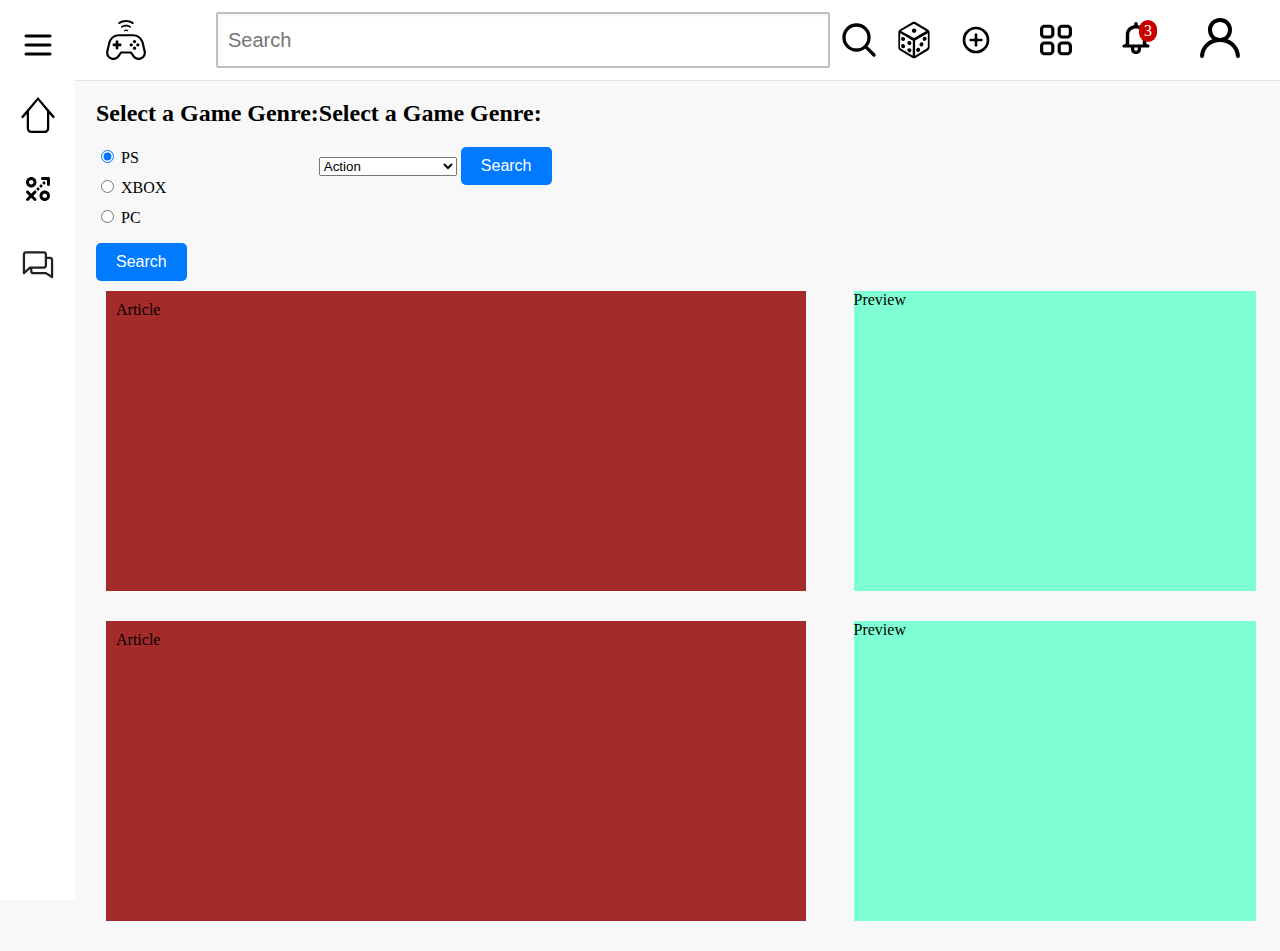
<file: Pages/Games.html>
<!DOCTYPE html>
<html lang="en">

<head>
    <meta charset="UTF-8">
    <title>Game Development and Games Website</title>
    <link rel="stylesheet" type="text/css" href="/Styles/header.css">
    <link rel="stylesheet" type="text/css" href="/Styles/sidebar.css">
    <link rel="stylesheet" type="text/css" href="/Styles/general.css">
    <link rel="stylesheet" type="text/css" href="/Styles/gamePage/gameArcticleSection.css">
    <style>
        footer {
            background-color: #333;
            color: #fff;
            padding: 10px 20px;
            text-align: center; 
            position: fixed;
            bottom: 0;
            width: 100%;
        }
    </style>
</head>

<body>

    <header class="header">
        <div class="left-section">
            <img src="/image/Icons/hamburger-menu.svg" class="hamburger-menu">
            <img src="/image/Icons/logo.svg" class="logo-menu">
        </div>
        <div class="middle-section">
            <input class="search-bar" type="text" placeholder="Search">
            <button class="search-button">
                <img src="/image/Icons/search_icon.svg" class="search-icon">
                <div class="tooltip">Search</div>
            </button>
            <button class="random-search-button">
                <img src="/image/Icons/random_search_icon.svg" class="random-search-icon">
                <div class="tooltip">Random Search</div>
            </button>
        </div>
        <div class="right-section">
            <div class="upload-post-container">
                <img class="upload-icon" src="/image/Icons/add_icon.svg">
                <div class="tooltip">Create Post</div>
            </div>
            <img class="user-post-icon" src="/image/Icons/user_grid_icon.svg">
            <div class="notifications-icon-container">

                <img class="notification-icon" src="/image/Icons/notification_bell_icon.svg">
                <div class="notifications-count">3</div>
            </div>
            <div>
                <img class="user-profile-picture" src="/image/Icons/user_profile_icon.svg">
            </div>
        </div>
    </header>

    <nav class="sidebar">
        <div class="sidebar-link">
            <a href="Home.html">
                <img src="/image/Icons/home_icon.svg">
            </a>
        </div>
        <div class="sidebar-link">
            <a href="Games.html">
                <img src="/image/Icons/games_icon.svg">
            </a>
        </div>
        <div class="sidebar-link">
            <a href="Forum.html">
                <img src="/image/Icons/forum_icon.svg">
            </a>
        </div>
    </nav>
    <main>
        <section>
            <div class="search-wrapper">
                <div class="platform-container">
                    <h2>Select a Game Genre:</h2>
                    <ul class="genre-list">
                        <li><input type="radio" name="genre" value="PS" checked> PS</li>
                        <li><input type="radio" name="genre" value="XBOX"> XBOX</li>
                        <li><input type="radio" name="genre" value="PC"> PC</li>
                    </ul>
                    <button id="search-button">Search</button>
                </div>
                <div class="genre-container">
                    <h2>Select a Game Genre:</h2>
                    <select id="genre-select">
                        <option value="action">Action</option>
                        <option value="adventure">Adventure</option>
                        <option value="rpg">Role-playing (RPG)</option>
                        <option value="strategy">Strategy</option>
                    </select>
                    <button id="search-button">Search</button>
                </div>
            </div>
            
        </section>
        <section>
            <div class="game-article-container">
                <div class="article">
                    Article
                </div>
                <div class="preview">
                    Preview
                </div>
                
            </div>
            <div class="game-article-container">
                <div class="article">
                    Article
                </div>
                <div class="preview">
                    Preview
                </div>
                
            </div>
            
         </section>


    </main>



</body>

</html>
</file>
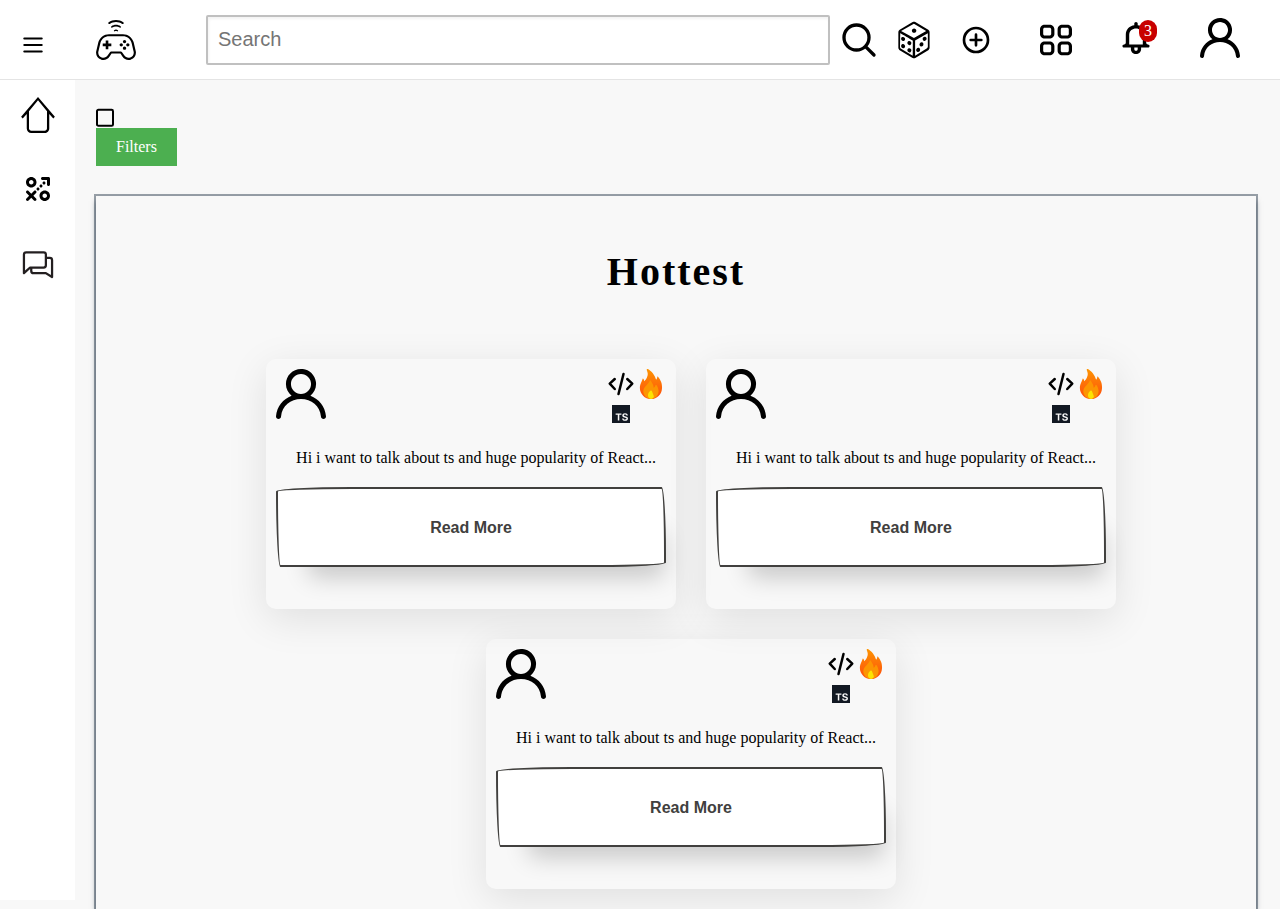
<file: Pages/Home.html>
<!DOCTYPE html>
<html lang="en">

<head>
    <meta charset="UTF-8">
    <title>Game Development and Games Website</title>
    <link rel="stylesheet" type="text/css" href="/Styles/header.css">
    <link rel="stylesheet" type="text/css" href="/Styles/sidebar.css">
    <link rel="stylesheet" type="text/css" href="/Styles/posts.css">
    <link rel="stylesheet" type="text/css" href="/Styles/general.css">
    <link rel="stylesheet" type="text/css" href="/Styles/checkbox.css">
    <style>
        footer {
            background-color: #333;
            color: #fff;
            padding: 10px 20px;
            text-align: center;
            position: fixed;
            bottom: 0;
            width: 100%;
        }
        
        dl {
            display: flex;
            flex-wrap: wrap;
            justify-content: space-between;
            list-style-type: none;
            padding: 0;
        }
        
        dt {
            flex-basis: 100%;
            margin-top: 20px;
            font-weight: bold;
            font-size: 20px;
            color: #333;
        }
        
        dd {
            flex-basis: calc(50% - 10px); /* Two columns */
            margin-top: 10px;
        }
        
        select {
            width: 100%;
            padding: 10px;
            border: 1px solid #ccc;
            border-radius: 5px;
            font-size: 16px;
            margin-top: 5px;
        }
        
        option {
            font-size: 16px;
        }
        
        .filter-wrapper {
            display: flex;
            justify-content: space-between;
            width: 800px;
        }
        
        .genre-selection {
            width: 400px;
        }
        
        .programing-language-table {
            width: 100%;
            border-collapse: collapse;
            border: 1px solid #ddd;
            margin-top: 20px;
        }
        
        .programing-language-table th,
        .programing-language-table td {
            padding: 12px;
            text-align: left;
            border-bottom: 1px solid #ddd;
        }
        
        .programing-language-table th {
            background-color: #f2f2f2;
        }
        
        .programing-language-table tr:hover {
            background-color: #f2f2f2;
        }
        .filter-button {
            background-color: #4CAF50;
            color: white;
            padding: 10px 20px;
            font-size: 16px;
            cursor: pointer;
            align-self:flex-start;
        }
        
        .filter-wrapper,
        .programing-language-table {
            display: none;
        }
        
        .filter-button-wrapper{
            display: flex;
            flex-direction: column;
            margin-top: 30px;
            margin-bottom: 30px;
            justify-content: space-between;

        }

        .filter-checkbox:checked ~ .filter-wrapper,
        .filter-checkbox:checked ~ .programing-language-table {
            display: flex;
        }
        @media screen and (max-width: 768px) {
            .filter-wrapper {
                width: 100%;
                flex-direction: column;
            }
        
            .genre-selection {
                width: 100%;
            }
        
            dd {
                flex-basis: 100%; /* Full width for definitions */
            }
        }
        
        @media screen and (max-width: 480px) {
            dt {
                font-size: 18px; /* Decrease font size for smaller screens */
            }
        
            select {
                font-size: 14px; /* Decrease font size for smaller screens */
            }
        
            .programing-language-table th,
            .programing-language-table td {
                padding: 8px; /* Decrease padding for smaller screens */
            }
        }

    </style>
</head>

<body>

    <header class="header">
        <div class="left-section">
            <img src="/image/Icons/hamburger-menu.svg" class="hamburger-menu">
            <img src="/image/Icons/logo.svg" class="logo-menu">
        </div>
        <div class="middle-section">
            <input class="search-bar" type="text" placeholder="Search">
            <button class="search-button">
                <img src="/image/Icons/search_icon.svg" class="search-icon">
                <div class="tooltip">Search</div>
            </button>
            <button class="random-search-button">
                <img src="/image/Icons/random_search_icon.svg" class="random-search-icon">
                <div class="tooltip">Random Search</div>
            </button>
        </div>
        <div class="right-section">
            <div class="upload-post-container">
                <img class="upload-icon" src="/image/Icons/add_icon.svg">
                <div class="tooltip">Create Post</div>
            </div>
            <img class="user-post-icon" src="/image/Icons/user_grid_icon.svg">
            <div class="notifications-icon-container">

                <img class="notification-icon" src="/image/Icons/notification_bell_icon.svg">
                <div class="notifications-count">3</div>
            </div>
            <div>
                <img class="user-profile-picture" src="/image/Icons/user_profile_icon.svg">
            </div>
        </div>
    </header>

    <nav class="sidebar">
        <div class="sidebar-link">
            <a href="Home.html">
                <img src="/image/Icons/home_icon.svg">
            </a>
        </div>
        <div class="sidebar-link">
            <a href="Games.html">
                <img src="/image/Icons/games_icon.svg">
            </a>
        </div>
        <div class="sidebar-link">
            <a href="Forum.html">
                <img src="/image/Icons/forum_icon.svg">
            </a>
        </div>
    </nav>
    <main>
        <section>
            <div class = "filter-button-wrapper">
                <input type="checkbox" id="filterCheckbox" class="filter-checkbox">
                <label for="filterCheckbox" class="filter-button">Filters</label>
          

            <div class="filter-wrapper">
                <div class="language-selection">
                    <label class="form-control">
                        PC
                        <input type="checkbox" id="pc" name="platform" value="PC">
                    </label>
                    <label class="form-control">
                        Mac
                        <input type="checkbox" id="mac" name="platform" value="MAC">
                    </label>
                    <label class="form-control">
                        Linux
                        <input type="checkbox" id="linux" name="platform" value="Linux">
                    </label>
                </div>

                <div class="genre-selection">
                    <dl>
                        <dt>Жанри ігор</dt>
                        <dd>
                            <select>
                                <option value="action">Екшн</option>
                                <option value="adventure">Пригодницькі</option>
                                <option value="rpg">Рольові</option>
                                <option value="strategy">Стратегічні</option>
                            </select>
                        </dd>
                        <dt>Платформи</dt>
                        <dd>
                            <select>
                                <option value="PC">PC</option>
                                <option value="PlayStation">PlayStation</option>
                                <option value="Xbox">Xbox</option>
                                <option value="Nintendo Switch">Nintendo Switch</option>
                            </select>
                        </dd>
                        <dt>Мови програмування</dt>
                        <dd>
                            <select>
                                <option value="JavaScript">JavaScript</option>
                                <option value="C++">C++</option>
                                <option value="Python">Python</option>
                                <option value="Java">Java</option>
                            </select>
                        </dd>
                        <dt>Інструменти розробки</dt>
                        <dd>
                            <select>
                                <option value="Unity">Unity</option>
                                <option value="Unreal Engine">Unreal Engine</option>
                                <option value="Godot">Godot</option>
                                <option value="Phaser">Phaser</option>
                            </select>
                        </dd>
                        <dt>Популярні ігри</dt>
                        <dd>
                            <select>
                                <option value="The Legend of Zelda">The Legend of Zelda</option>
                                <option value="The Witcher">The Witcher</option>
                                <option value="Fortnite">Fortnite</option>
                                <option value="Minecraft">Minecraft</option>
                            </select>
                        </dd>
                    </dl>
                </div>
            </div>
            <div class="programing-language-table">
                <table>
                    <thead>
                        <tr>
                            <th>Category</th>
                            <th>Name</th>
                            <th>Description</th>
                        </tr>
                    </thead>
                    <tbody>
                        <tr>
                            <td>Popular Languages</td>
                            <td>JavaScript</td>
                            <td>Widely used for web-based games and game development frameworks like Phaser.js</td>
                        </tr>
                        <tr>
                            <td></td>
                            <td>C++</td>
                            <td>High-performance language used in game engines like Unreal Engine and game development
                            </td>
                        </tr>
                        <tr>
                            <td>Popular Game Engines</td>
                            <td>Unity</td>
                            <td>A versatile game engine used for both 2D and 3D game development</td>
                        </tr>
                        <tr>
                            <td></td>
                            <td>Unreal Engine</td>
                            <td>A powerful game engine known for its graphical capabilities and versatility</td>
                        </tr>
                    </tbody>
                </table>
            </div>
            </div>


        </section>
        <section class="posts-section">
            <h1 class="post-section-header" , style="height: auto;">Hottest</h1>

            <div class="hottest-post-container">
                <div class="hottest-post">
                    <div class="post">
                        <div class="post-preview-container">
                            <div class="post-preview">
                                <img class="user-icon" src="/image/Icons/user_profile_icon.svg">

                                <div class="post-theme">
                                    <div class="post-images">
                                        <img class="theme-icon" src="/image/Icons/code_post_icon.svg">
                                        <img class="theme-icon" src="/image/Icons/fire_icon.svg">
                                        <img class="theme-icon" src="/image/Icons/ts_icon.svg">
                                    </div>
                                </div>
                            </div>
                            <div class="post-text-container">
                                <span class="programing-language-text">Hi i want to talk about ts and huge popularity of
                                    React...</span>
                            </div>
                        </div>
                        <div class="post-description">
                            <button class="open-post-button"><strong>Read More</strong></button>
                        </div>
                    </div>

                </div>
                <div class="hottest-post">
                    <div class="post">
                        <div class="post-preview-container">
                            <div class="post-preview">
                                <img class="user-icon" src="/image/Icons/user_profile_icon.svg">

                                <div class="post-theme">
                                    <div class="post-images">
                                        <img class="theme-icon" src="/image/Icons/code_post_icon.svg">
                                        <img class="theme-icon" src="/image/Icons/fire_icon.svg">
                                        <img class="theme-icon" src="/image/Icons/ts_icon.svg">
                                    </div>
                                </div>
                            </div>
                            <div class="post-text-container">
                                <span class="programing-language-text">Hi i want to talk about ts and huge popularity of
                                    React...</span>
                            </div>
                        </div>
                        <div class="post-description">
                            <button class="open-post-button"><strong>Read More</strong></button>
                        </div>
                    </div>

                </div>
                <div class="hottest-post">
                    <div class="post">
                        <div class="post-preview-container">
                            <div class="post-preview">
                                <img class="user-icon" src="/image/Icons/user_profile_icon.svg">

                                <div class="post-theme">
                                    <div class="post-images">
                                        <img class="theme-icon" src="/image/Icons/code_post_icon.svg">
                                        <img class="theme-icon" src="/image/Icons/fire_icon.svg">
                                        <img class="theme-icon" src="/image/Icons/ts_icon.svg">
                                    </div>
                                </div>
                            </div>
                            <div class="post-text-container">
                                <span class="programing-language-text">Hi i want to talk about ts and huge popularity of
                                    React...</span>
                            </div>
                        </div>
                        <div class="post-description">
                            <button class="open-post-button"><strong>Read More</strong></button>
                        </div>
                    </div>

                </div>

            </div>
        </div>
        </section>

    </main>



</body>

</html>
</file>
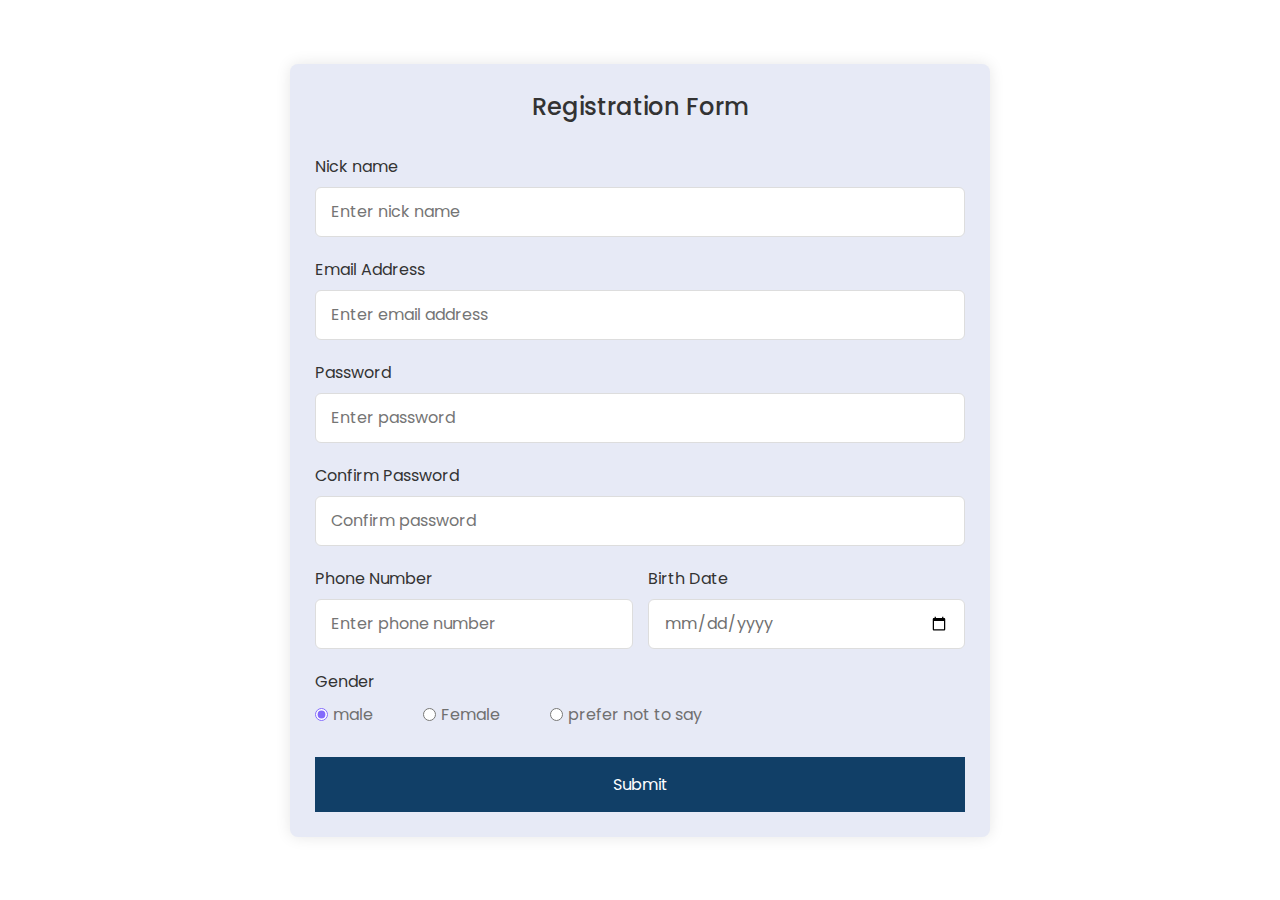
<file: Pages/Registration.html>
<!DOCTYPE html>
<html lang="en">
  <head>
    <meta charset="UTF-8" />
    <meta name="viewport" content="width=device-width, initial-scale=1.0" />
    <meta http-equiv="X-UA-Compatible" content="ie=edge" />
    <link rel="stylesheet" href="/Styles/registration.css"/>
  </head>
  <body>
    <section class="container">
      <header>Registration Form</header>
      <form action="#" class="form">
        <div class="input-box">
          <label>Nick name</label>
          <input type="text" placeholder="Enter nick name" required />
        </div>

        <div class="input-box">
          <label>Email Address</label>
          <input type="text" placeholder="Enter email address" required />
        </div>
        <div class="input-box">
          <label>Password</label>
          <input type="password" placeholder="Enter password" required />
        </div>
        <div class="input-box">
          <label>Confirm Password</label>
          <input type="password" id="confirmPassword" placeholder="Confirm password" required />
        </div>
        <div class="column">
          <div class="input-box">
            <label>Phone Number</label>
            <input type="number" placeholder="Enter phone number" required />
          </div>
          <div class="input-box">
            <label>Birth Date</label>
            <input type="date" placeholder="Enter birth date" required />
          </div>
        </div>
        <div class="gender-box">
          <h3>Gender</h3>
          <div class="gender-option">
            <div class="gender">
              <input type="radio" id="check-male" name="gender" checked />
              <label for="check-male">male</label>
            </div>
            <div class="gender">
              <input type="radio" id="check-female" name="gender" />
              <label for="check-female">Female</label>
            </div>
            <div class="gender">
              <input type="radio" id="check-other" name="gender" />
              <label for="check-other">prefer not to say</label>
            </div>
          </div>
        </div>
        
        <button>Submit</button>
      </form>
    </section>
  </body>
</html>
</file>
<file: Styles/header.css>
.header {
    height: 80px;
  
    display: flex;
    flex-direction: row;
    justify-content: space-between;
  
    position: fixed;
    top: 0;
    left: 0;
    right: 0;
    z-index: 100;
  
    background-color: white;
    border-bottom-width: 1px;
    border-bottom-style: solid;
    border-bottom-color: rgb(228, 228, 228);
}
.left-section{
    display: flex;
    align-items: center;
}
.middle-section{
    flex: 1;
    margin-left: 70px;
    margin-right: 20px;
    max-width: 800px;
    display: flex;
    align-items: center;
}


.hamburger-menu{
    padding-top: 10px;
    height: 36px;
    margin-right:50px;
    margin-left: 20px;
}
.logo-menu{
    height: 40px;
}
.search-button {
    margin-left: 4px;
    margin-right: 4px;
    height: 54px;
    width: 50px;
    border-radius: 20px;
    border: 1px solid white;
    background-color: transparent;
  }
.random-search-button {
    margin-right: 1px;
    margin-left: 1px;
    height: 54px;
    width: 50px;
    border-radius: 50px;
    border: 1px solid white;
    background-color: transparent;
    display: flex;
    justify-content: center;
    align-items: center;
}
.random-search-button ,
.search-button,
.upload-post-container{
    display: flex;
    justify-content: center;
    align-items: center;
    position: relative;
}
.search-button .tooltip,
.random-search-button .tooltip,
.upload-post-container .tooltip{
  position: absolute;
  background-color: gray;
  color: white;
  padding-top: 4px;
  padding-bottom: 4px;
  padding-left: 8px;
  padding-right: 8px;
  border-radius: 2px;
  font-size: 12px;
  bottom: -30px;
  opacity: 0;
  transition: opacity 0.15s;
  pointer-events: none;
  white-space: nowrap;
}  
.search-button:hover .tooltip,
.random-search-button:hover .tooltip,
.upload-post-container:hover .tooltip{
  opacity: 1;
}

.search-bar {
    flex: 1;
    height: 50px;
    padding-left: 10px;
    font-size: 20px;
    border: 2px solid rgb(192, 192, 192);
    border-radius: 2px;
    box-shadow: inset 1px 2px 3px rgba(0, 0, 0, 0.05);
    width: 0;
}
.search-bar::placeholder{
    font-size: 20px;
}
.search-icon{
    width: 40px;
}
.random-search-icon{
    height: 50px;
}


.right-section {
    width: 300px;
    margin-right: 20px;
    display: flex;
    align-items: center;
    justify-content: space-between;
    flex-shrink: 0;
}
.upload-icon,
.user-post-icon,
.notification-icon{
    width: 32px;
}
.notifications-icon-container{
    position: relative;
}
.notifications-count{
    position: absolute;
    position: absolute;
    top: -2px;
    right: -5px;
    background-color: rgb(200, 0, 0);
    color: white;
    font-size: 16px;
    padding-left: 5px;
    padding-right: 5px;
    padding-top: 2px;
    padding-bottom: 2px;
    border-radius: 10px;
}
.user-profile-picture{
    width: 40px;
    margin-right: 20px;
}
</file>
<file: Styles/sidebar.css>
.sidebar {
    position: fixed;
    left: 0;
    bottom: 0;
    top: 80px;
    background-color: white;
    width: 75px;
    z-index: 200;
}

.sidebar-link {
    height: 74px;
    display: flex;
    justify-content: center;
    align-items: center;
    flex-direction: column;
    cursor: pointer;
}

.sidebar-link:hover {
    background-color: rgb(235, 235, 235);
}

.sidebar-link img {

    height: 36px;
    margin-top: 4px;
    margin-bottom: 4px;
}

.sidebar-link div {
    font-size: 16px;
}
</file>
<file: Styles/general.css>
body {
    margin: 0;
    padding-top: 80px;
    padding-left: 96px;
    padding-right: 24px;
    background-color: rgb(248, 248, 248);
  }
</file>
<file: Styles/gamePage/gameArcticleSection.css>
.article{
    background-color: brown;
    width: 60%;
    padding-top: 10px;
    padding-left: 10px;
}
.preview{
    width: 35%;
    background-color: aquamarine;
}
.game-article-container{
    height: 300px;
    display: flex;
    justify-content: space-between;
    margin-bottom: 30px;
    margin-top: 10px;
    padding-left: 10px;
}
.search-container {
    margin: 20px;
}

.genre-list {
    list-style: none;
    padding: 0;
}

.genre-list li {
    margin-bottom: 10px;
}

#search-button {
    background-color: #007bff;
    color: #fff;
    border: none;
    padding: 10px 20px;
    cursor: pointer;
    border-radius: 5px;
    font-size: 16px;
}

#search-button:hover {
    background-color: #0056b3;
}
.search-wrapper{
    display: flex;
    
}
</file>
<file: Styles/posts.css>
.posts-section {
  margin-top: 10px;
  display: flex;
  flex-direction: column;
  align-items: center;
  max-width: 1200px;
  min-width: 300px;
  width: auto;
  padding: 20px;
  box-shadow: rgba(6, 24, 44, 0.4) 0px 0px 0px 2px, rgba(6, 24, 44, 0.65) 0px 4px 6px -1px, rgba(255, 255, 255, 0.08) 0px 1px 0px inset;
  animation: fadeInAnimation 1s ease-in-out;

}

@keyframes fadeInAnimation {
  from {
      opacity: 0;
      transform: translateY(-20px);
  }
  to {
      opacity: 1;
      transform: translateY(0);
  }
}
.hottest-post-container {
  display: flex;
  flex-wrap: wrap; 
  justify-content: center; /* Center the posts horizontally */
}
  .hottest-post {
    margin-top: 30px;
    margin-left: 30px;
    display: flex;
  }
  .post {
    padding-top: 10px;
    padding-left: 10px;
    padding-bottom: 10px;
    display: flex;
    flex-direction: column;
    justify-items: center;
    align-items: center; 
    min-width: 200px;
    min-height: 250px;
    border-radius: 10px; /* Adjust as needed */
    box-shadow: 0 10px 40px rgba(0, 0, 0, 0.1); /* Add shadow */
  }
  .post-preview-container {
    width: 100%;
  }
  .post-icon{
    height: 50%;
  }
  .user-icon{
    height: 50px;
  }
  .post-description {
    display: flex;
    align-items: center;
    justify-content: center;
    height: 80px;
    width: 100%;
  }
  .post-theme{
    width: 60px;
    height: 100%;
    margin-right: 10px;
  }
  .theme-icon{
    height: 30px;
  }
  .open-post-button{
    height: 100%;
    flex: 1;
    background-color: blue;
    color: white;
    border: none;
    padding: 10px 20px;
    border-radius: 5px;
    cursor: pointer;
  }

  .post-images {
    height: 100%;
    width: 100%;
    display: grid;
    grid-auto-flow: row;
    grid-template-columns: 1fr 1fr; 
    justify-content: center;
    align-items: center;
  }

  .open-post-button {
    align-self: center;
    margin-right: 10px;
    background-color: #fff;
    background-image: none;
    background-position: 0 90%;
    background-repeat: repeat no-repeat;
    background-size: 4px 3px;
    border-radius: 15px 225px 255px 15px 15px 255px 225px 15px;
    border-style: solid;
    border-width: 2px;
    box-shadow: rgba(0, 0, 0, .2) 15px 28px 25px -18px;
    box-sizing: border-box;
    color: #41403e;
    cursor: pointer;
    display: inline-block;
    font-family: Neucha, sans-serif;
    font-size: 1rem;
    line-height: 23px;
    outline: none;
    padding: .75rem;
    text-decoration: none;
    transition: all 235ms ease-in-out;
    border-bottom-left-radius: 15px 255px;
    border-bottom-right-radius: 225px 15px;
    border-top-left-radius: 255px 15px;
    border-top-right-radius: 15px 225px;
    user-select: none;
    -webkit-user-select: none;
    touch-action: manipulation;

  }

  .open-post-button:hover {
    box-shadow: rgba(0, 0, 0, .3) 2px 8px 8px -5px;
    transform: translate3d(0, 2px, 0);
  }

  .open-post-button:focus {
    box-shadow: rgba(0, 0, 0, .3) 2px 8px 4px -6px;
  }
  .styled-text {
    font-family: cursive; /* Use cursive font-family */
    font-size: 18px; /* Adjust font size */
    font-weight: bold;
    max-width: 200px;
    letter-spacing: 2px; /* Add some letter-spacing */
    line-height: 1.5; /* Increase line-height for readability */
    /* Add any other desired styles */
  }
  .post-preview{
    display: flex;
    flex-direction: row;
    justify-content: space-between;
  }
  .post-text-container {
    margin-top: 20px;
    margin-bottom: 20px;
    margin-left: 20px;
    margin-right: 20px;
    display: flex;
    flex-direction: row;
    word-wrap: break-word; /* Add this property */
  }
.post-section-header{

  font-family: cursive; /* Use cursive font-family */
  font-size: 40px; /* Adjust font size */
  font-weight: bold;
  max-width: 200px;
  letter-spacing: 2px; /* Add some letter-spacing */
  line-height: 1.5;
}
/* For screens smaller than 768px (tablets) */
@media (max-width: 768px) {
  .posts-section {
    padding: 10px; /* Reduce padding */
    margin-top: 0; /* Remove margin-top */
  }
  .hottest-post-container {
    flex-direction: column; /* Align posts vertically */
    align-items: center; /* Center the posts horizontally */
  }
  .hottest-post {
    margin: 10px 0; /* Adjust margin */
  }
  .post {
    min-width: auto; /* Remove min-width */
    width: 100%; /* Make posts full width */
  }
  .post-preview {
    flex-direction: column; /* Align preview items vertically */
    justify-content: center; /* Center preview items */
  }
  .post-images {
    grid-template-columns: 1fr; /* Make images occupy full width */
  }
}

/* For screens smaller than 480px (phones) */
@media (max-width: 480px) {
  .post-section-header {
    font-size: 30px; /* Reduce header font size */
  }
  .open-post-button {
    font-size: 0.8rem; /* Reduce button font size */
    padding: 0.5rem 1rem; /* Adjust button padding */
  }
}
</file>
<file: Styles/checkbox.css>
:root {
  --form-control-color: rebeccapurple;
  --form-control-disabled: #959495;
}

*,
*:before,
*:after {
  box-sizing: border-box;
}

.language-selection {
  display: flex;
  flex-direction: column;
  margin-top: 10px;
  width: 100px;
  max-width: 150px;
}

.form-control {
  margin-top: 30px;
  display: flex;
  justify-content: space-between;
  align-items: center;
  font-size: 20px;
}

input[type=checkbox] {
  -webkit-appearance: none;
  -moz-appearance: none;
       appearance: none;
  margin: 0;
  font: inherit;
  color: currentColor;
  width: 1.1em;
  height: 1.1em;
  border: 0.15em solid currentColor;
  border-radius: 0.15em;
  transform: translateY(-0.075em);
  display: grid;
  place-content: center;
}

input[type=checkbox]::before {
  content: "";
  width: 0.65em;
  height: 0.65em;
  -webkit-clip-path: polygon(14% 44%, 0 65%, 50% 100%, 100% 16%, 80% 0%, 43% 62%);
          clip-path: polygon(14% 44%, 0 65%, 50% 100%, 100% 16%, 80% 0%, 43% 62%);
  transform: scale(0);
  transform-origin: bottom left;
  transition: 120ms transform ease-in-out;
  box-shadow: inset 1em 1em var(--form-control-color);
  background-color: CanvasText;
}

input[type=checkbox]:checked::before {
  transform: scale(1);
}

input[type=checkbox]:focus {
  outline: max(2px, 0.15em) solid currentColor;
  outline-offset: max(2px, 0.15em);
}

input[type=checkbox]:disabled {
  cursor: not-allowed;
}/*# sourceMappingURL=checkbox.css.map */
</file>
<file: Styles/registration.css>
/* Import Google font - Poppins */
@import url("https://fonts.googleapis.com/css2?family=Poppins:wght@200;300;400;500;600;700&display=swap");
* {
  margin: 0;
  padding: 0;
  box-sizing: border-box;
  font-family: "Poppins", sans-serif;
}

body {
  min-height: 100vh;
  display: flex;
  align-items: center;
  justify-content: center;
  padding: 20px;
  background: white;
}

.container {
  position: relative;
  max-width: 700px;
  width: 100%;
  background: #e7eaf6;
  padding: 25px;
  border-radius: 8px;
  box-shadow: 0 0 15px rgba(0, 0, 0, 0.1);
}

.container header {
  font-size: 1.5rem;
  color: #333;
  font-weight: 500;
  text-align: center;
}

.container .form {
  margin-top: 30px;
}

.form .input-box {
  width: 100%;
  margin-top: 20px;
}

.input-box label {
  color: #333;
}

.form :where(.input-box input, .select-box) {
  position: relative;
  height: 50px;
  width: 100%;
  outline: none;
  font-size: 1rem;
  color: #707070;
  margin-top: 8px;
  border: 1px solid #ddd;
  border-radius: 6px;
  padding: 0 15px;
}

.input-box input:focus {
  box-shadow: 0 1px 0 rgba(0, 0, 0, 0.1);
}

.form .column {
  display: flex;
  -moz-column-gap: 15px;
       column-gap: 15px;
}

.form .gender-box {
  margin-top: 20px;
}

.gender-box h3 {
  color: #333;
  font-size: 1rem;
  font-weight: 400;
  margin-bottom: 8px;
}

.form :where(.gender-option, .gender) {
  display: flex;
  align-items: center;
  -moz-column-gap: 50px;
       column-gap: 50px;
  flex-wrap: wrap;
}

.form .gender {
  -moz-column-gap: 5px;
       column-gap: 5px;
}

.gender input {
  accent-color: rgb(130, 106, 251);
}

.form :where(.gender input, .gender label) {
  cursor: pointer;
}

.gender label {
  color: #707070;
}

.address :where(input, .select-box) {
  margin-top: 15px;
}

.select-box select {
  height: 100%;
  width: 100%;
  outline: none;
  border: none;
  color: #707070;
  font-size: 1rem;
}

.form button {
  height: 55px;
  width: 100%;
  color: #fff;
  font-size: 1rem;
  font-weight: 400;
  margin-top: 30px;
  border: none;
  cursor: pointer;
  transition: all 0.2s ease;
  background: #113f67;
}

.form button:hover {
  background: #38598b;
}

/* Responsive */
@media screen and (max-width: 500px) {
  .form .column {
    flex-wrap: wrap;
  }
  .form :where(.gender-option, .gender) {
    row-gap: 15px;
  }
}/*# sourceMappingURL=registration.css.map */
</file>
